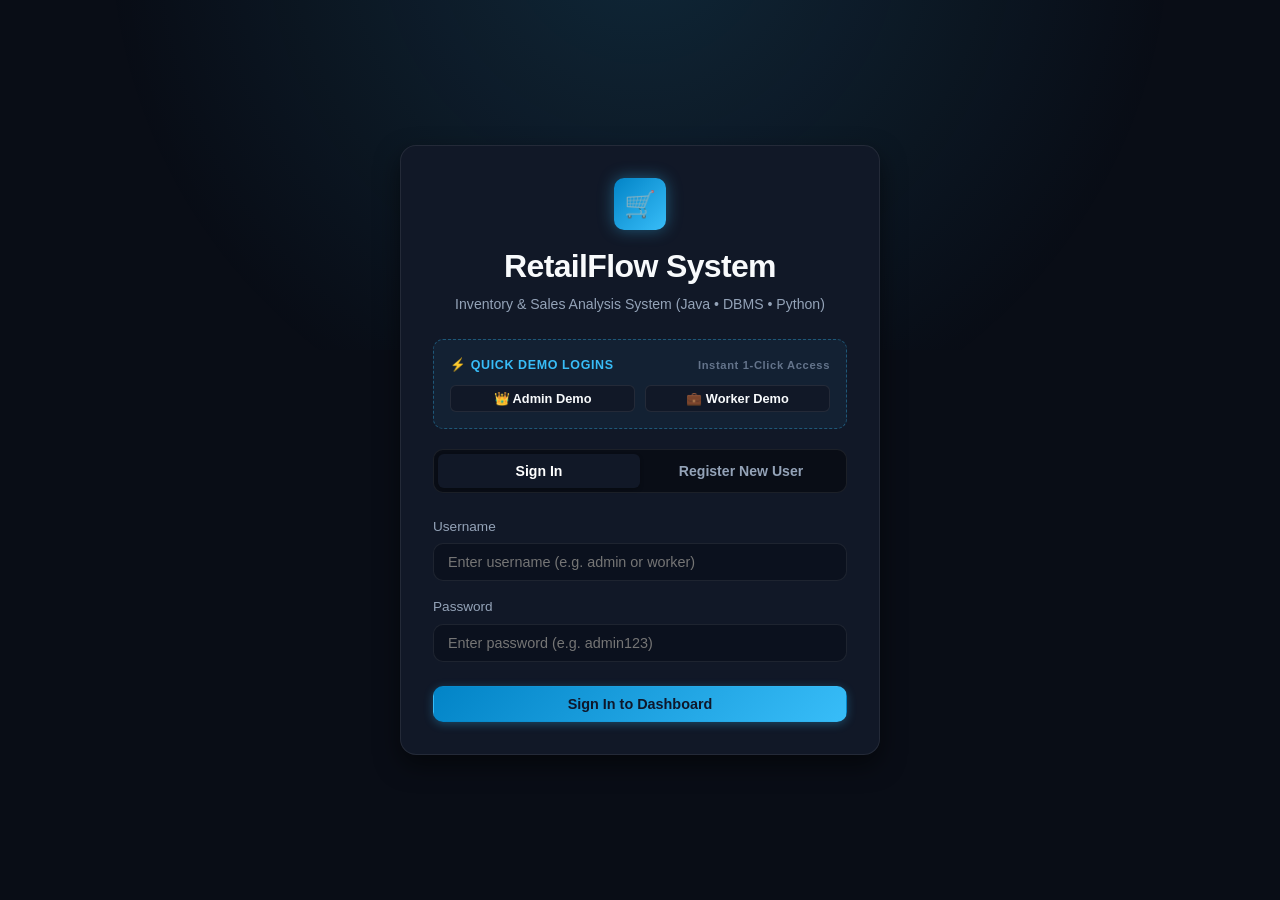
<file: web/index.html>
<!DOCTYPE html>
<html lang="en">
<head>
    <meta charset="UTF-8">
    <meta name="viewport" content="width=device-width, initial-scale=1.0">
    <title>Retail Store Inventory & Sales Analysis System</title>
    <script>
        // Automatic router: checks if user is logged in
        document.addEventListener('DOMContentLoaded', function() {
            const user = localStorage.getItem('retail_user');
            if (user) {
                window.location.replace('dashboard.html');
            } else {
                window.location.replace('login.html');
            }
        });
    </script>
</head>
<body style="background-color: #090d16; color: #f8fafc; font-family: sans-serif; display: flex; align-items: center; justify-content: center; height: 100vh; margin: 0;">
    <div style="text-align: center;">
        <h2 style="font-weight: 500;">Retail Store Inventory & Sales Analysis System</h2>
        <p style="color: #94a3b8; font-size: 0.9rem;">Initializing application...</p>
    </div>
</body>
</html>
</file>
<file: web/css/style.css>
/* ====================================================================
   Retail Store Inventory and Sales Analysis System
   Core Modern Styling System (Design System, Themes, Glassmorphism)
   ==================================================================== */

:root {
    --bg-dark: #090d16;
    --bg-card: #111827;
    --bg-card-hover: #1f2937;
    --bg-glass: rgba(17, 24, 39, 0.82);
    --border-color: rgba(255, 255, 255, 0.08);
    --border-accent: rgba(56, 189, 248, 0.35);

    --text-main: #f8fafc;
    --text-muted: #94a3b8;
    --text-dim: #64748b;

    --primary: #38bdf8;       /* Cyan / Sky 400 */
    --primary-glow: rgba(56, 189, 248, 0.25);
    --primary-dark: #0284c7;

    --success: #34d399;       /* Emerald 400 */
    --success-bg: rgba(52, 211, 153, 0.12);
    
    --warning: #fbbf24;       /* Amber 400 */
    --warning-bg: rgba(251, 191, 36, 0.12);

    --danger: #f87171;        /* Red 400 */
    --danger-bg: rgba(248, 113, 113, 0.12);

    --purple: #a78bfa;        /* Violet 400 */
    --purple-bg: rgba(167, 139, 250, 0.12);

    --shadow-sm: 0 2px 4px rgba(0, 0, 0, 0.2);
    --shadow-md: 0 4px 14px rgba(0, 0, 0, 0.35);
    --shadow-lg: 0 10px 25px rgba(0, 0, 0, 0.5);
    --shadow-glow: 0 0 20px rgba(56, 189, 248, 0.2);

    --radius-sm: 6px;
    --radius-md: 10px;
    --radius-lg: 16px;
    --radius-full: 9999px;

    --font-sans: 'Inter', -apple-system, BlinkMacSystemFont, 'Segoe UI', Roboto, Helvetica, Arial, sans-serif;
    --transition-fast: 0.15s ease;
    --transition-normal: 0.25s ease;
}

* {
    box-sizing: border-box;
    margin: 0;
    padding: 0;
}

body {
    font-family: var(--font-sans);
    background-color: var(--bg-dark);
    color: var(--text-main);
    line-height: 1.5;
    min-height: 100vh;
    overflow-x: hidden;
    -webkit-font-smoothing: antialiased;
}

/* Background Ambient Glow */
.ambient-glow {
    position: fixed;
    top: 0;
    left: 0;
    right: 0;
    height: 350px;
    background: radial-gradient(circle at 50% -20%, rgba(56, 189, 248, 0.15), transparent 70%);
    pointer-events: none;
    z-index: 0;
}

/* Base Typography */
h1, h2, h3, h4, h5, h6 {
    color: var(--text-main);
    font-weight: 600;
    letter-spacing: -0.02em;
}

a {
    color: var(--primary);
    text-decoration: none;
    transition: color var(--transition-fast);
}

a:hover {
    color: #7dd3fc;
}

/* Buttons */
.btn {
    display: inline-flex;
    align-items: center;
    justify-content: center;
    gap: 8px;
    padding: 9px 18px;
    border-radius: var(--radius-md);
    font-size: 0.9rem;
    font-weight: 600;
    cursor: pointer;
    border: 1px solid transparent;
    transition: all var(--transition-fast);
    outline: none;
    user-select: none;
}

.btn:active {
    transform: scale(0.98);
}

.btn-primary {
    background: linear-gradient(135deg, #0284c7, #38bdf8);
    color: #0f172a;
    box-shadow: 0 2px 10px rgba(56, 189, 248, 0.3);
}

.btn-primary:hover {
    background: linear-gradient(135deg, #0369a1, #0ea5e9);
    color: #ffffff;
    box-shadow: var(--shadow-glow);
}

.btn-secondary {
    background: var(--bg-card);
    color: var(--text-main);
    border-color: var(--border-color);
}

.btn-secondary:hover {
    background: var(--bg-card-hover);
    border-color: rgba(255, 255, 255, 0.15);
}

.btn-success {
    background: linear-gradient(135deg, #059669, #34d399);
    color: #064e3b;
    box-shadow: 0 2px 10px rgba(52, 211, 153, 0.3);
}

.btn-success:hover {
    background: linear-gradient(135deg, #047857, #10b981);
    color: #ffffff;
}

.btn-danger {
    background: linear-gradient(135deg, #dc2626, #f87171);
    color: #450a0a;
}

.btn-danger:hover {
    background: linear-gradient(135deg, #b91c1c, #ef4444);
    color: #ffffff;
}

.btn-sm {
    padding: 5px 10px;
    font-size: 0.8rem;
    border-radius: var(--radius-sm);
}

.btn-lg {
    padding: 12px 24px;
    font-size: 1rem;
}

.btn-icon {
    padding: 8px;
    border-radius: var(--radius-sm);
}

/* Badges */
.badge {
    display: inline-flex;
    align-items: center;
    gap: 4px;
    padding: 3px 8px;
    border-radius: var(--radius-full);
    font-size: 0.72rem;
    font-weight: 600;
    text-transform: uppercase;
    letter-spacing: 0.05em;
}

.badge-admin {
    background: var(--purple-bg);
    color: var(--purple);
    border: 1px solid rgba(167, 139, 250, 0.3);
}

.badge-worker {
    background: rgba(56, 189, 248, 0.12);
    color: var(--primary);
    border: 1px solid rgba(56, 189, 248, 0.3);
}

.badge-instock {
    background: var(--success-bg);
    color: var(--success);
    border: 1px solid rgba(52, 211, 153, 0.3);
}

.badge-lowstock {
    background: var(--warning-bg);
    color: var(--warning);
    border: 1px solid rgba(251, 191, 36, 0.3);
}

.badge-outofstock {
    background: var(--danger-bg);
    color: var(--danger);
    border: 1px solid rgba(248, 113, 113, 0.3);
}

/* Form Controls */
.form-group {
    margin-bottom: 16px;
    display: flex;
    flex-direction: column;
    gap: 6px;
}

.form-label {
    font-size: 0.85rem;
    font-weight: 500;
    color: var(--text-muted);
}

.form-control {
    width: 100%;
    padding: 10px 14px;
    background-color: #0b111e;
    border: 1px solid var(--border-color);
    border-radius: var(--radius-md);
    color: var(--text-main);
    font-size: 0.9rem;
    transition: border-color var(--transition-fast), box-shadow var(--transition-fast);
    outline: none;
}

.form-control:focus {
    border-color: var(--primary);
    box-shadow: 0 0 0 3px var(--primary-glow);
}

select.form-control {
    cursor: pointer;
}

/* Glassmorphic Cards */
.card {
    background: var(--bg-card);
    border: 1px solid var(--border-color);
    border-radius: var(--radius-lg);
    padding: 20px;
    box-shadow: var(--shadow-md);
    backdrop-filter: blur(12px);
    transition: border-color var(--transition-fast), transform var(--transition-fast);
}

.card:hover {
    border-color: rgba(255, 255, 255, 0.12);
}

.card-header {
    display: flex;
    align-items: center;
    justify-content: space-between;
    margin-bottom: 16px;
    padding-bottom: 12px;
    border-bottom: 1px solid var(--border-color);
}

.card-title {
    font-size: 1.1rem;
    font-weight: 600;
    display: flex;
    align-items: center;
    gap: 8px;
}

/* Toast Notifications */
#toast-container {
    position: fixed;
    top: 24px;
    right: 24px;
    z-index: 9999;
    display: flex;
    flex-direction: column;
    gap: 10px;
    pointer-events: none;
}

.toast {
    background: #1e293b;
    color: #ffffff;
    border-radius: var(--radius-md);
    padding: 12px 18px;
    box-shadow: var(--shadow-lg);
    display: flex;
    align-items: center;
    gap: 12px;
    min-width: 300px;
    max-width: 450px;
    border-left: 4px solid var(--primary);
    animation: slideInRight 0.3s ease forwards;
    pointer-events: auto;
}

.toast-success { border-left-color: var(--success); }
.toast-error { border-left-color: var(--danger); }
.toast-warning { border-left-color: var(--warning); }

@keyframes slideInRight {
    from {
        opacity: 0;
        transform: translateX(100%);
    }
    to {
        opacity: 1;
        transform: translateX(0);
    }
}

/* Modals */
.modal-overlay {
    position: fixed;
    top: 0;
    left: 0;
    right: 0;
    bottom: 0;
    background: rgba(0, 0, 0, 0.75);
    backdrop-filter: blur(4px);
    display: none;
    align-items: center;
    justify-content: center;
    z-index: 1000;
    padding: 20px;
}

.modal-overlay.active {
    display: flex;
}

.modal {
    background: #111827;
    border: 1px solid var(--border-color);
    border-radius: var(--radius-lg);
    width: 100%;
    max-width: 580px;
    max-height: 90vh;
    overflow-y: auto;
    box-shadow: var(--shadow-lg);
    animation: modalScaleIn 0.25s ease forwards;
}

@keyframes modalScaleIn {
    from {
        opacity: 0;
        transform: scale(0.94);
    }
    to {
        opacity: 1;
        transform: scale(1);
    }
}

.modal-header {
    display: flex;
    align-items: center;
    justify-content: space-between;
    padding: 18px 24px;
    border-bottom: 1px solid var(--border-color);
}

.modal-body {
    padding: 24px;
}

.modal-footer {
    display: flex;
    align-items: center;
    justify-content: flex-end;
    gap: 12px;
    padding: 16px 24px;
    border-top: 1px solid var(--border-color);
    background: rgba(0, 0, 0, 0.2);
}

/* Data Tables */
.table-responsive {
    width: 100%;
    overflow-x: auto;
}

.data-table {
    width: 100%;
    border-collapse: collapse;
    font-size: 0.88rem;
    text-align: left;
}

.data-table th {
    background: rgba(15, 23, 42, 0.7);
    color: var(--text-muted);
    font-weight: 600;
    padding: 12px 14px;
    border-bottom: 1px solid var(--border-color);
    text-transform: uppercase;
    font-size: 0.75rem;
    letter-spacing: 0.05em;
    white-space: nowrap;
}

.data-table td {
    padding: 12px 14px;
    border-bottom: 1px solid rgba(255, 255, 255, 0.05);
    color: var(--text-main);
    vertical-align: middle;
}

.data-table tr:hover td {
    background: rgba(255, 255, 255, 0.02);
}

/* Loading Spinner */
.spinner {
    width: 20px;
    height: 20px;
    border: 3px solid rgba(255, 255, 255, 0.2);
    border-top-color: #ffffff;
    border-radius: 50%;
    animation: spin 0.8s linear infinite;
    display: inline-block;
}

@keyframes spin {
    to { transform: rotate(360deg); }
}
</file>
<file: web/css/dashboard.css>
/* ====================================================================
   Retail Store Inventory and Sales Analysis System
   Dashboard, POS Terminal, Dynamic Analytics & Reports Styling
   ==================================================================== */

.app-container {
    display: flex;
    min-height: 100vh;
    position: relative;
    z-index: 1;
}

/* Sidebar Navigation */
.sidebar {
    width: 260px;
    background: #0d131f;
    border-right: 1px solid var(--border-color);
    display: flex;
    flex-direction: column;
    position: fixed;
    top: 0;
    bottom: 0;
    left: 0;
    z-index: 100;
    transition: width var(--transition-normal);
}

.brand-section {
    padding: 24px 20px;
    display: flex;
    align-items: center;
    gap: 12px;
    border-bottom: 1px solid var(--border-color);
}

.brand-icon {
    width: 38px;
    height: 38px;
    background: linear-gradient(135deg, #0284c7, #38bdf8);
    border-radius: var(--radius-md);
    display: flex;
    align-items: center;
    justify-content: center;
    color: #090d16;
    font-size: 1.25rem;
    font-weight: 800;
    box-shadow: 0 0 12px rgba(56, 189, 248, 0.4);
}

.brand-info h2 {
    font-size: 1.05rem;
    font-weight: 700;
    letter-spacing: -0.01em;
    color: #ffffff;
}

.brand-info span {
    font-size: 0.72rem;
    color: var(--text-muted);
    letter-spacing: 0.05em;
    text-transform: uppercase;
}

/* Navigation Menu */
.nav-menu {
    flex: 1;
    padding: 20px 12px;
    list-style: none;
    display: flex;
    flex-direction: column;
    gap: 6px;
    overflow-y: auto;
}

.nav-item {
    display: flex;
    align-items: center;
    gap: 12px;
    padding: 11px 14px;
    border-radius: var(--radius-md);
    color: var(--text-muted);
    font-size: 0.88rem;
    font-weight: 500;
    cursor: pointer;
    transition: all var(--transition-fast);
    border: 1px solid transparent;
}

.nav-item:hover {
    background: rgba(255, 255, 255, 0.04);
    color: var(--text-main);
}

.nav-item.active {
    background: rgba(56, 189, 248, 0.1);
    color: var(--primary);
    border-color: rgba(56, 189, 248, 0.25);
    font-weight: 600;
}

.nav-item svg {
    width: 18px;
    height: 18px;
    stroke-width: 2;
}

/* Role-specific menu restrictions */
.admin-only {
    position: relative;
}

.admin-tag {
    margin-left: auto;
    font-size: 0.65rem;
    background: var(--purple-bg);
    color: var(--purple);
    padding: 2px 6px;
    border-radius: 4px;
    font-weight: 700;
}

/* User Profile Footer in Sidebar */
.user-profile {
    padding: 16px;
    border-top: 1px solid var(--border-color);
    background: rgba(0, 0, 0, 0.2);
    display: flex;
    align-items: center;
    gap: 12px;
}

.user-avatar {
    width: 36px;
    height: 36px;
    border-radius: 50%;
    background: #1e293b;
    border: 2px solid var(--primary);
    display: flex;
    align-items: center;
    justify-content: center;
    font-weight: 700;
    font-size: 0.85rem;
    color: var(--primary);
}

.user-meta {
    flex: 1;
    overflow: hidden;
}

.user-name {
    font-size: 0.85rem;
    font-weight: 600;
    white-space: nowrap;
    overflow: hidden;
    text-overflow: ellipsis;
    color: #ffffff;
}

.logout-btn {
    background: transparent;
    border: none;
    color: var(--text-dim);
    cursor: pointer;
    padding: 6px;
    border-radius: var(--radius-sm);
    transition: color var(--transition-fast);
}

.logout-btn:hover {
    color: var(--danger);
    background: rgba(248, 113, 113, 0.1);
}

/* Main Content Area */
.main-wrapper {
    flex: 1;
    margin-left: 260px;
    display: flex;
    flex-direction: column;
    min-height: 100vh;
}

.top-bar {
    height: 70px;
    padding: 0 32px;
    background: rgba(13, 19, 31, 0.85);
    backdrop-filter: blur(12px);
    border-bottom: 1px solid var(--border-color);
    display: flex;
    align-items: center;
    justify-content: space-between;
    position: sticky;
    top: 0;
    z-index: 90;
}

.page-title h1 {
    font-size: 1.25rem;
    font-weight: 700;
}

.page-title p {
    font-size: 0.8rem;
    color: var(--text-muted);
}

.top-actions {
    display: flex;
    align-items: center;
    gap: 16px;
}

.clock-widget {
    font-size: 0.82rem;
    color: var(--text-muted);
    background: rgba(255, 255, 255, 0.03);
    padding: 6px 12px;
    border-radius: var(--radius-full);
    border: 1px solid var(--border-color);
}

.content-body {
    padding: 28px 32px;
    flex: 1;
}

.dashboard-view {
    display: none;
    animation: fadeIn 0.2s ease forwards;
}

.dashboard-view.active {
    display: block;
}

@keyframes fadeIn {
    from { opacity: 0; transform: translateY(4px); }
    to { opacity: 1; transform: translateY(0); }
}

/* KPI Summary Grid */
.kpi-grid {
    display: grid;
    grid-template-columns: repeat(auto-fit, minmax(220px, 1fr));
    gap: 20px;
    margin-bottom: 28px;
}

.kpi-card {
    background: var(--bg-card);
    border: 1px solid var(--border-color);
    border-radius: var(--radius-lg);
    padding: 20px;
    display: flex;
    align-items: flex-start;
    justify-content: space-between;
    transition: transform var(--transition-fast), border-color var(--transition-fast);
}

.kpi-card:hover {
    transform: translateY(-2px);
    border-color: rgba(255, 255, 255, 0.15);
}

.kpi-title {
    font-size: 0.8rem;
    color: var(--text-muted);
    font-weight: 500;
    margin-bottom: 6px;
    text-transform: uppercase;
    letter-spacing: 0.05em;
}

.kpi-value {
    font-size: 1.6rem;
    font-weight: 700;
    color: #ffffff;
    line-height: 1.2;
}

.kpi-sub {
    font-size: 0.75rem;
    color: var(--text-dim);
    margin-top: 6px;
}

.kpi-icon {
    width: 44px;
    height: 44px;
    border-radius: var(--radius-md);
    display: flex;
    align-items: center;
    justify-content: center;
}

.icon-blue { background: rgba(56, 189, 248, 0.15); color: var(--primary); }
.icon-green { background: rgba(52, 211, 153, 0.15); color: var(--success); }
.icon-yellow { background: rgba(251, 191, 36, 0.15); color: var(--warning); }
.icon-purple { background: rgba(167, 139, 250, 0.15); color: var(--purple); }

/* POS Billing Terminal Layout */
.pos-layout {
    display: grid;
    grid-template-columns: 1fr 420px;
    gap: 24px;
    align-items: start;
}

.pos-catalog-header {
    display: flex;
    gap: 12px;
    margin-bottom: 16px;
}

.search-box {
    position: relative;
    flex: 1;
}

.search-box input {
    padding-left: 36px;
}

.search-box svg {
    position: absolute;
    left: 12px;
    top: 50%;
    transform: translateY(-50%);
    width: 16px;
    height: 16px;
    color: var(--text-dim);
}

.pos-categories {
    display: flex;
    gap: 8px;
    overflow-x: auto;
    padding-bottom: 10px;
    margin-bottom: 16px;
}

.category-pill {
    padding: 6px 14px;
    background: var(--bg-card);
    border: 1px solid var(--border-color);
    border-radius: var(--radius-full);
    font-size: 0.8rem;
    font-weight: 500;
    color: var(--text-muted);
    cursor: pointer;
    white-space: nowrap;
    transition: all var(--transition-fast);
}

.category-pill:hover, .category-pill.active {
    background: var(--primary);
    color: #0f172a;
    font-weight: 600;
    border-color: var(--primary);
}

.product-grid {
    display: grid;
    grid-template-columns: repeat(auto-fill, minmax(200px, 1fr));
    gap: 16px;
    max-height: calc(100vh - 280px);
    overflow-y: auto;
    padding-right: 4px;
}

.product-card {
    background: var(--bg-card);
    border: 1px solid var(--border-color);
    border-radius: var(--radius-md);
    padding: 16px;
    display: flex;
    flex-direction: column;
    justify-content: space-between;
    cursor: pointer;
    transition: all var(--transition-fast);
    position: relative;
}

.product-card:hover {
    border-color: var(--primary);
    transform: translateY(-2px);
    box-shadow: 0 4px 12px rgba(0, 0, 0, 0.3);
}

.product-card.out-of-stock {
    opacity: 0.55;
    cursor: not-allowed;
    border-color: rgba(248, 113, 113, 0.2);
}

.product-code {
    font-size: 0.72rem;
    color: var(--primary);
    font-weight: 700;
    letter-spacing: 0.05em;
}

.product-name {
    font-size: 0.9rem;
    font-weight: 600;
    margin: 4px 0 8px;
    line-height: 1.3;
}

.product-meta {
    display: flex;
    align-items: center;
    justify-content: space-between;
    margin-top: 10px;
    padding-top: 8px;
    border-top: 1px solid rgba(255, 255, 255, 0.05);
}

.product-price {
    font-size: 1.1rem;
    font-weight: 700;
    color: var(--success);
}

.product-stock {
    font-size: 0.75rem;
    font-weight: 600;
}

/* POS Cart Panel */
.pos-cart {
    background: var(--bg-card);
    border: 1px solid var(--border-color);
    border-radius: var(--radius-lg);
    display: flex;
    flex-direction: column;
    height: calc(100vh - 160px);
    position: sticky;
    top: 90px;
    box-shadow: var(--shadow-lg);
}

.cart-header {
    padding: 18px 20px;
    border-bottom: 1px solid var(--border-color);
    display: flex;
    align-items: center;
    justify-content: space-between;
}

.cart-items {
    flex: 1;
    overflow-y: auto;
    padding: 16px 20px;
    display: flex;
    flex-direction: column;
    gap: 12px;
}

.cart-item {
    display: flex;
    align-items: center;
    justify-content: space-between;
    padding: 10px 12px;
    background: #090d16;
    border-radius: var(--radius-md);
    border: 1px solid var(--border-color);
}

.cart-item-info {
    flex: 1;
    overflow: hidden;
    padding-right: 12px;
}

.cart-item-name {
    font-size: 0.85rem;
    font-weight: 600;
    white-space: nowrap;
    overflow: hidden;
    text-overflow: ellipsis;
}

.cart-item-price {
    font-size: 0.78rem;
    color: var(--text-muted);
}

.qty-counter {
    display: flex;
    align-items: center;
    gap: 6px;
    background: #111827;
    border-radius: var(--radius-sm);
    padding: 2px;
    border: 1px solid var(--border-color);
}

.qty-btn {
    width: 24px;
    height: 24px;
    border: none;
    background: #1f2937;
    color: #ffffff;
    border-radius: 4px;
    font-size: 0.9rem;
    font-weight: bold;
    cursor: pointer;
    display: flex;
    align-items: center;
    justify-content: center;
}

.qty-btn:hover {
    background: var(--primary);
    color: #0f172a;
}

.qty-val {
    min-width: 24px;
    text-align: center;
    font-size: 0.85rem;
    font-weight: 600;
}

.cart-summary {
    padding: 18px 20px;
    border-top: 1px solid var(--border-color);
    background: #0d131f;
    display: flex;
    flex-direction: column;
    gap: 8px;
}

.summary-row {
    display: flex;
    justify-content: space-between;
    font-size: 0.85rem;
    color: var(--text-muted);
}

.summary-total {
    font-size: 1.15rem;
    font-weight: 700;
    color: #ffffff;
    padding-top: 6px;
    border-top: 1px dashed var(--border-color);
    margin-top: 4px;
}

/* Printable Thermal Receipt Modal Styling */
.receipt-paper {
    background: #ffffff;
    color: #111827;
    padding: 24px;
    border-radius: var(--radius-sm);
    font-family: 'Courier New', Courier, monospace;
    font-size: 0.85rem;
    line-height: 1.4;
    box-shadow: 0 4px 20px rgba(0, 0, 0, 0.4);
}

.receipt-header {
    text-align: center;
    padding-bottom: 14px;
    border-bottom: 1px dashed #9ca3af;
    margin-bottom: 14px;
}

.receipt-store-name {
    font-size: 1.25rem;
    font-weight: bold;
    letter-spacing: -0.02em;
}

.receipt-table {
    width: 100%;
    border-collapse: collapse;
    margin: 14px 0;
}

.receipt-table th {
    text-align: left;
    border-bottom: 1px solid #111827;
    padding-bottom: 4px;
    font-size: 0.78rem;
}

.receipt-table td {
    padding: 5px 0;
    font-size: 0.8rem;
}

.receipt-totals {
    border-top: 1px dashed #9ca3af;
    padding-top: 10px;
    display: flex;
    flex-direction: column;
    gap: 4px;
}

.receipt-grand-total {
    font-size: 1.05rem;
    font-weight: bold;
    border-top: 1px solid #111827;
    padding-top: 6px;
    margin-top: 4px;
    display: flex;
    justify-content: space-between;
}

.receipt-footer {
    text-align: center;
    margin-top: 20px;
    font-size: 0.75rem;
    color: #4b5563;
}

/* Dynamic Python Analytics View */
.analytics-controls {
    display: grid;
    grid-template-columns: repeat(auto-fit, minmax(180px, 1fr)) 160px;
    gap: 14px;
    align-items: flex-end;
    background: var(--bg-card);
    padding: 18px 20px;
    border-radius: var(--radius-lg);
    border: 1px solid var(--border-color);
    margin-bottom: 24px;
}

.chart-display-card {
    background: #0f172a;
    border: 1px solid var(--border-color);
    border-radius: var(--radius-lg);
    padding: 24px;
    display: flex;
    flex-direction: column;
    align-items: center;
    justify-content: center;
    min-height: 480px;
    box-shadow: var(--shadow-lg);
    margin-bottom: 24px;
    position: relative;
}

.chart-img {
    width: 100%;
    max-height: 540px;
    object-fit: contain;
    border-radius: var(--radius-md);
    box-shadow: 0 4px 20px rgba(0, 0, 0, 0.4);
}

/* Print Media Query */
@media print {
    body * {
        visibility: hidden;
    }
    .receipt-paper, .receipt-paper * {
        visibility: visible;
    }
    .receipt-paper {
        position: absolute;
        left: 0;
        top: 0;
        width: 100%;
    }
}
</file>
